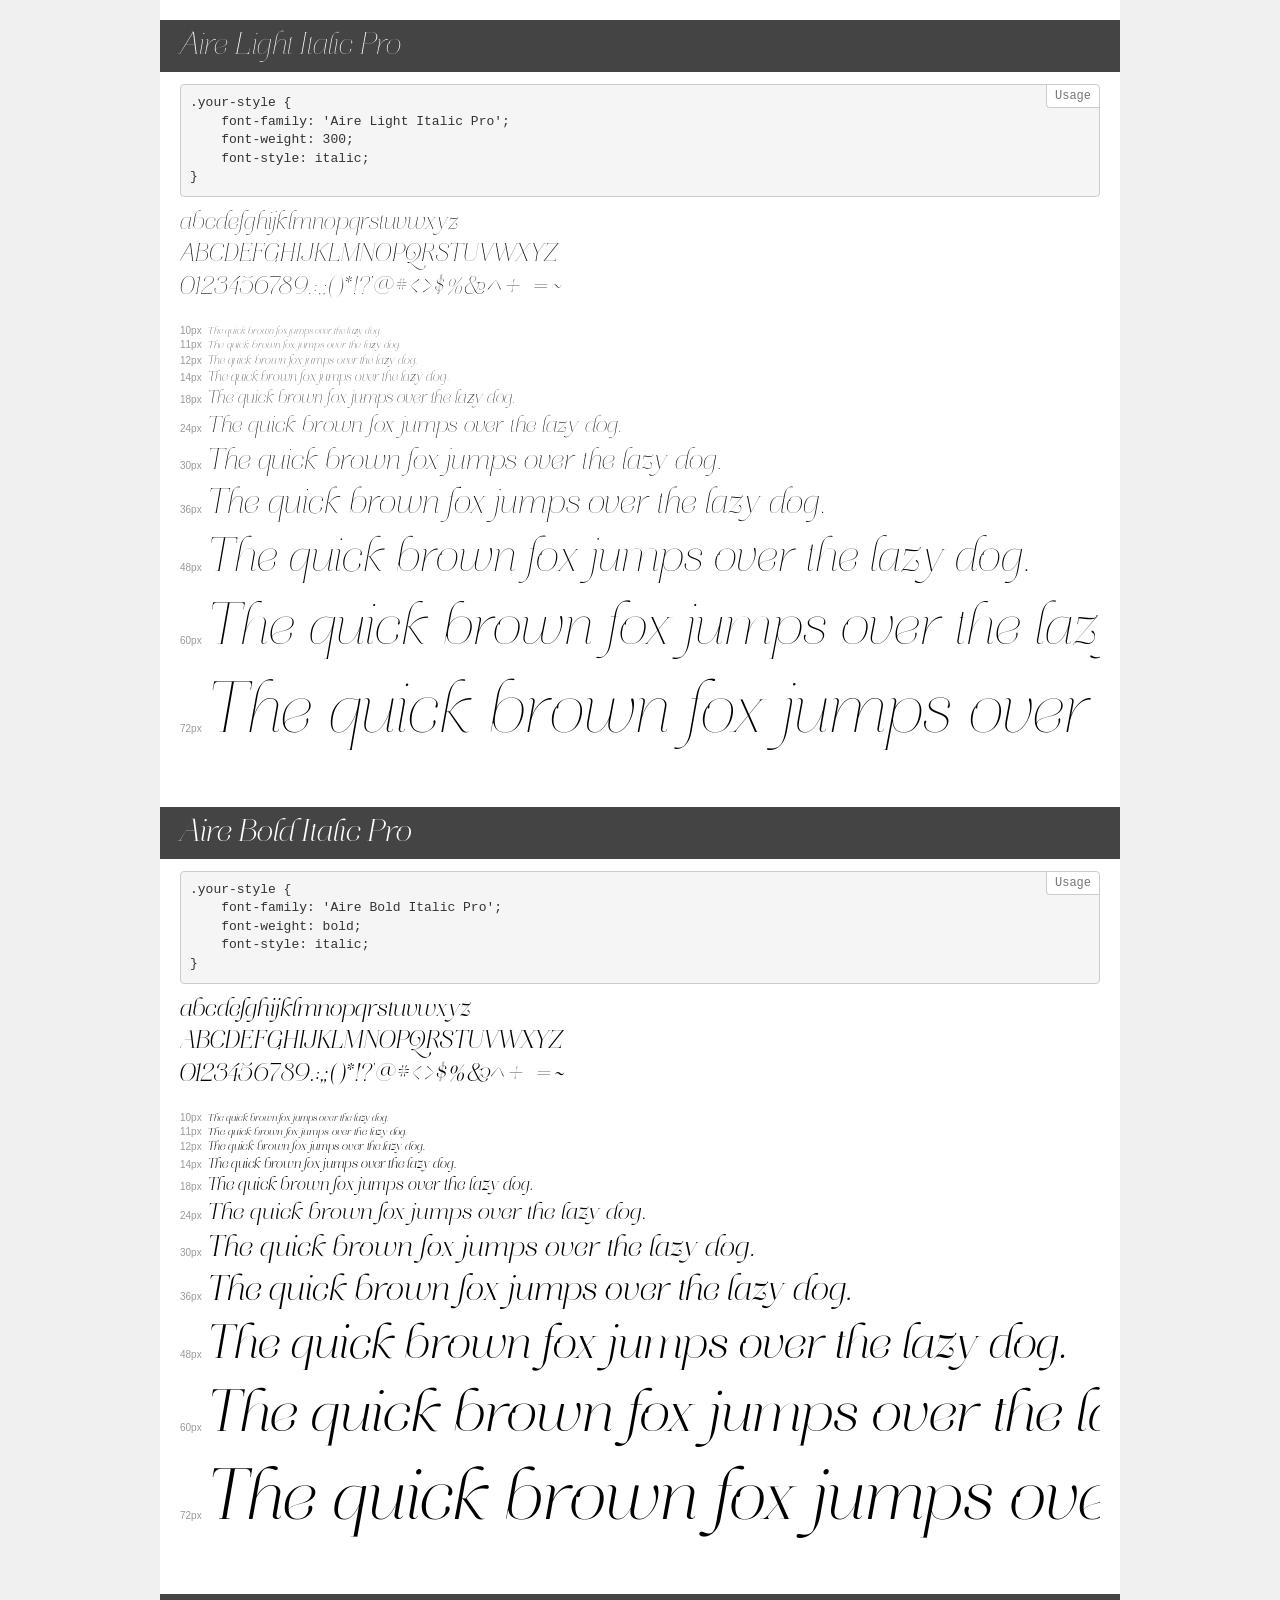
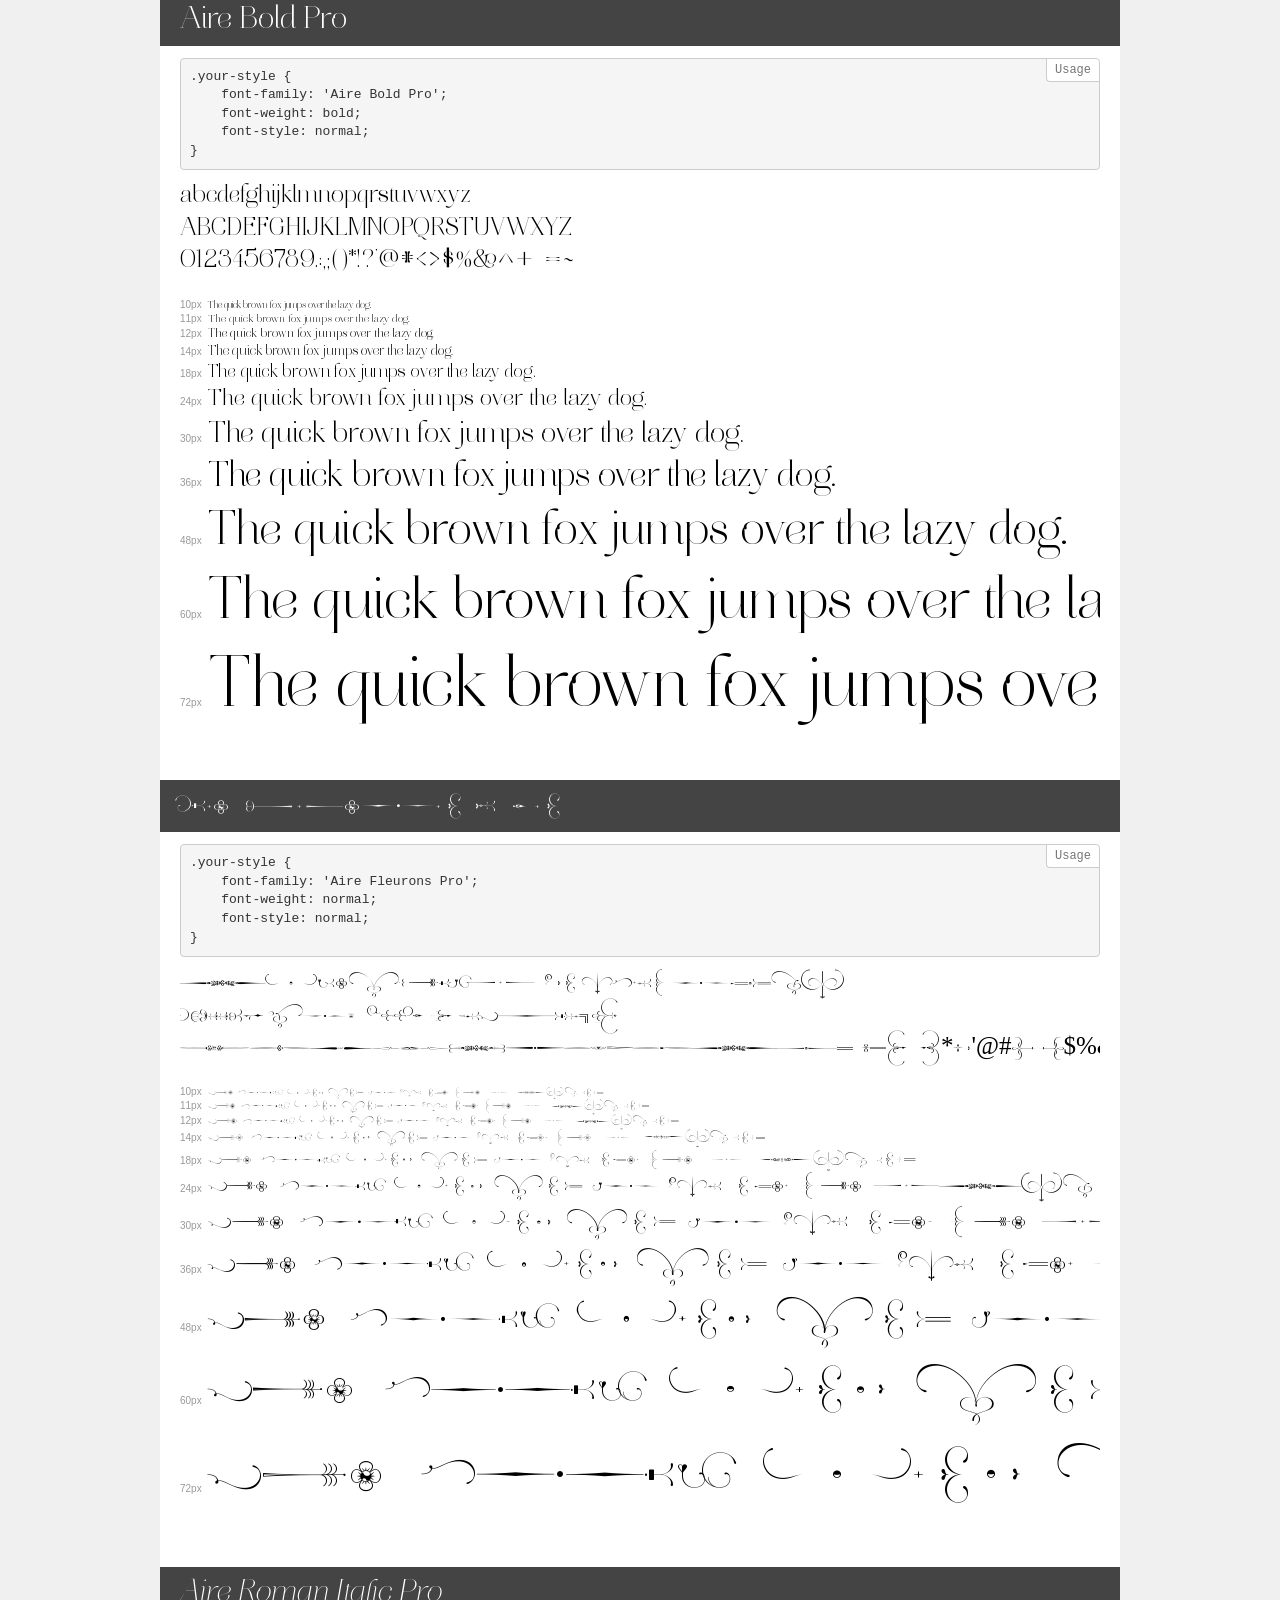
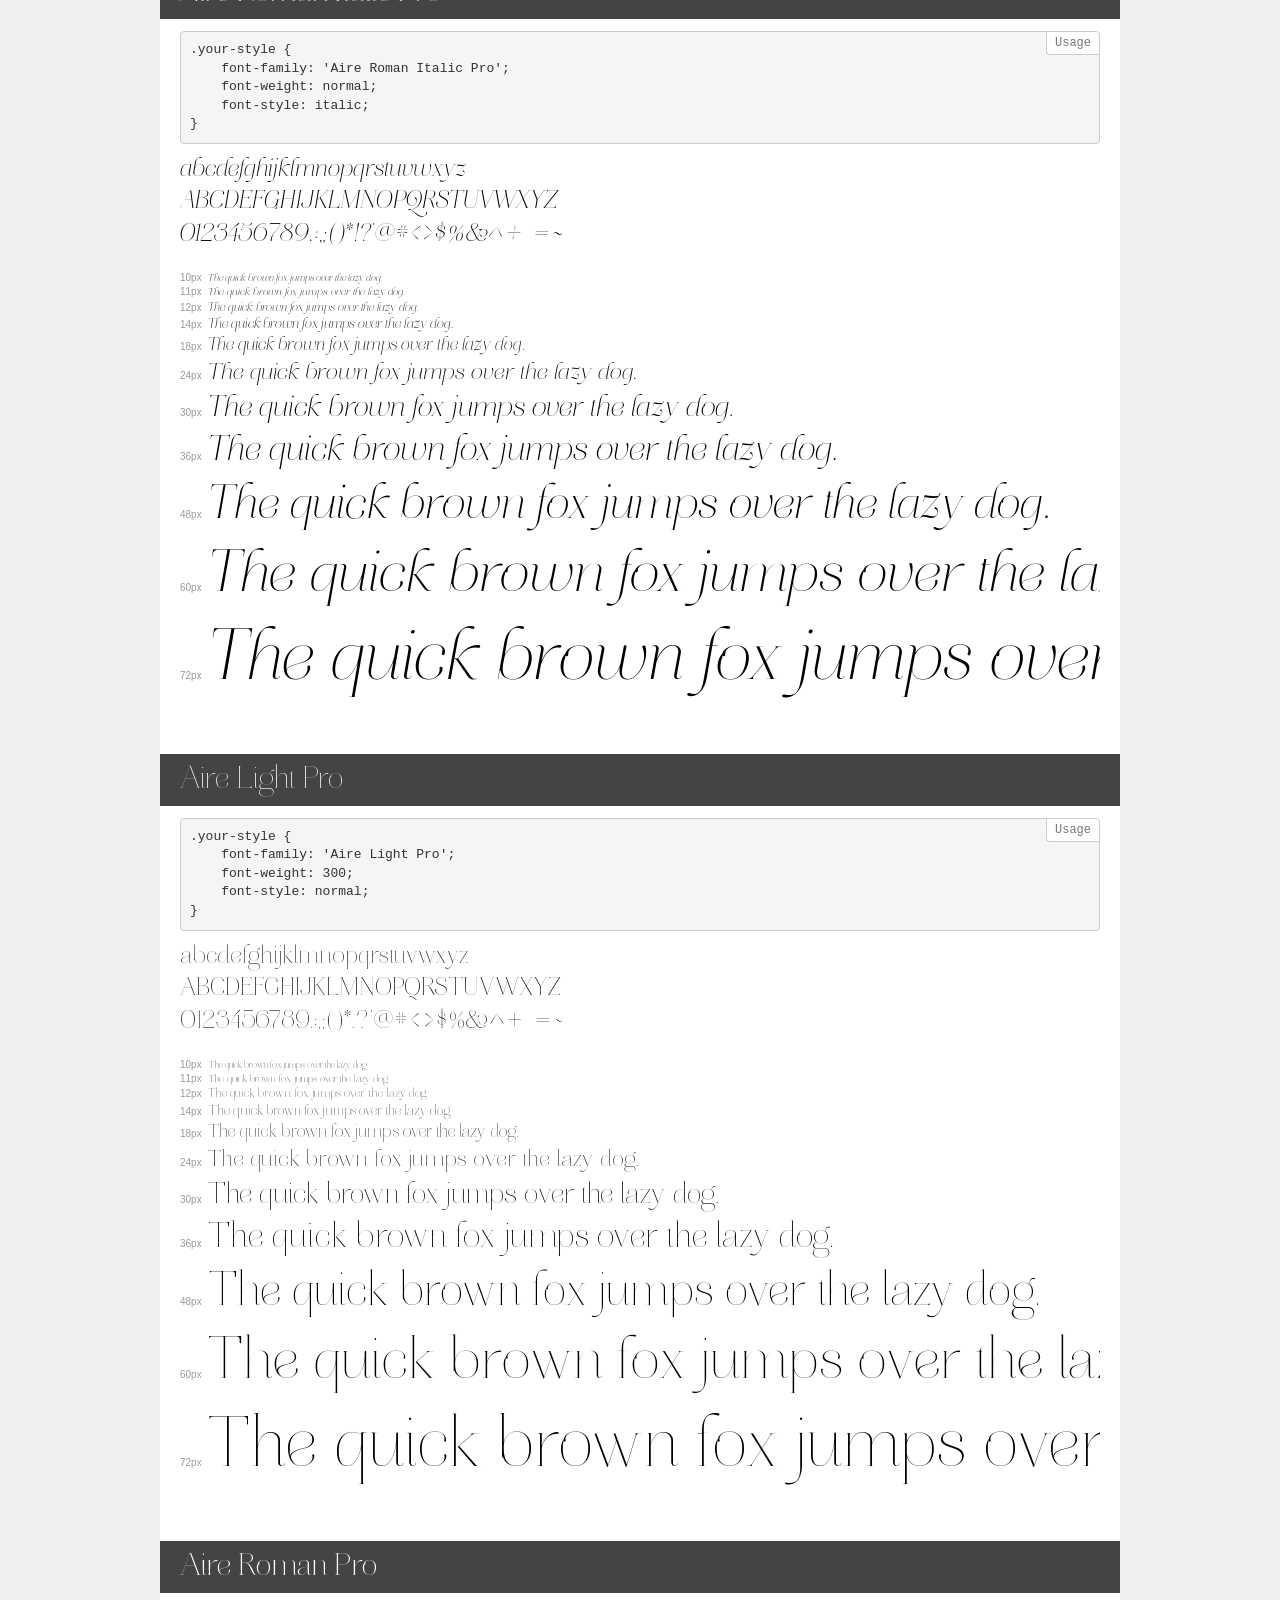
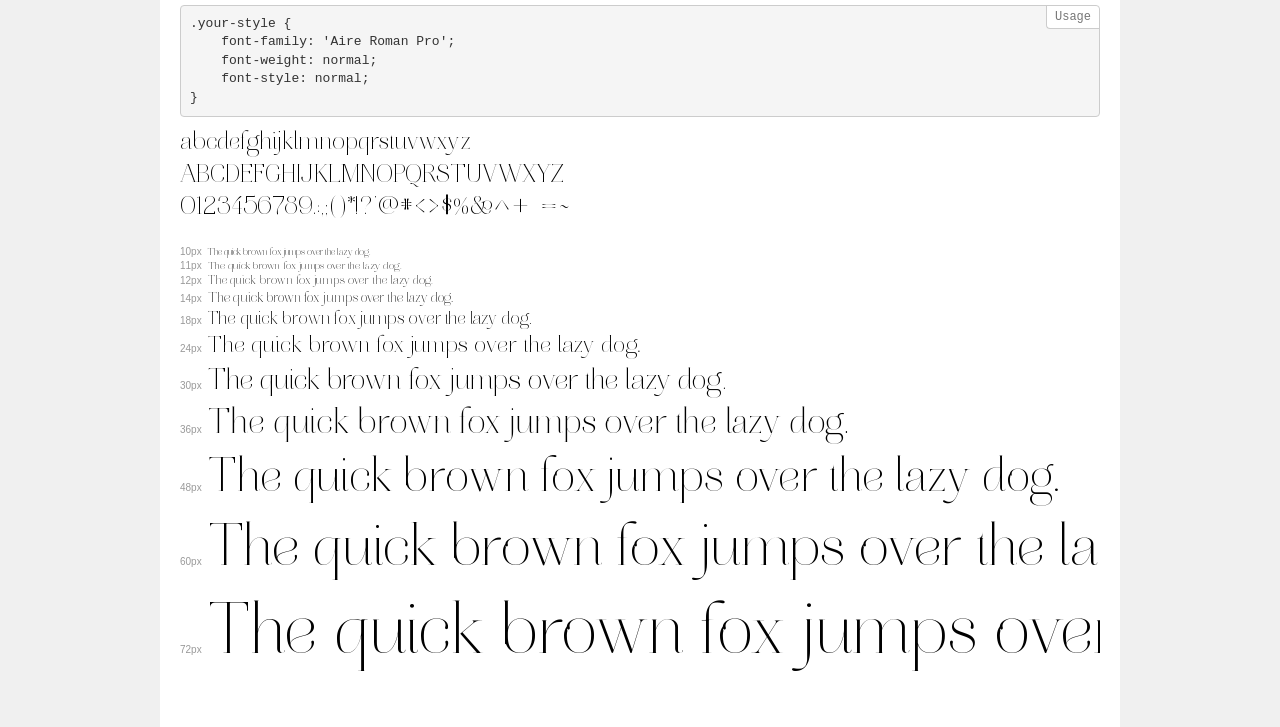
<file: assets/Aire Roman Std/demo.html>
<!DOCTYPE html>
<html lang="en">
<head>
    <meta charset="utf-8">
    <meta http-equiv="X-UA-Compatible" content="IE=edge">
    <meta name="viewport" content="width=device-width, initial-scale=1">
    <meta name="robots" content="noindex, noarchive">
    <meta name="format-detection" content="telephone=no">
    <title>Transfonter demo</title>
    <link href="stylesheet.css" rel="stylesheet">
    <style>
        /*
        http://meyerweb.com/eric/tools/css/reset/
        v2.0 | 20110126
        License: none (public domain)
        */
        html, body, div, span, applet, object, iframe,
        h1, h2, h3, h4, h5, h6, p, blockquote, pre,
        a, abbr, acronym, address, big, cite, code,
        del, dfn, em, img, ins, kbd, q, s, samp,
        small, strike, strong, sub, sup, tt, var,
        b, u, i, center,
        dl, dt, dd, ol, ul, li,
        fieldset, form, label, legend,
        table, caption, tbody, tfoot, thead, tr, th, td,
        article, aside, canvas, details, embed,
        figure, figcaption, footer, header, hgroup,
        menu, nav, output, ruby, section, summary,
        time, mark, audio, video {
            margin: 0;
            padding: 0;
            border: 0;
            font-size: 100%;
            font: inherit;
            vertical-align: baseline;
        }
        /* HTML5 display-role reset for older browsers */
        article, aside, details, figcaption, figure,
        footer, header, hgroup, menu, nav, section {
            display: block;
        }
        body {
            line-height: 1;
        }
        ol, ul {
            list-style: none;
        }
        blockquote, q {
            quotes: none;
        }
        blockquote:before, blockquote:after,
        q:before, q:after {
            content: '';
            content: none;
        }
        table {
            border-collapse: collapse;
            border-spacing: 0;
        }
        /* demo styles */
        body {
            background: #f0f0f0;
            color: #000;
        }
        .page {
            background: #fff;
            width: 920px;
            margin: 0 auto;
            padding: 20px 20px 0 20px;
            overflow: hidden;
        }
        .font-container {
            overflow-x: auto;
            overflow-y: hidden;
            margin-bottom: 40px;
            line-height: 1.3;
            white-space: nowrap;
            padding-bottom: 5px;
        }
        h1 {
            position: relative;
            background: #444;
            font-size: 32px;
            color: #fff;
            padding: 10px 20px;
            margin: 0 -20px 12px -20px;
        }
        .letters {
            font-size: 25px;
            margin-bottom: 20px;
        }
        .s10:before {
            content: '10px';
        }
        .s11:before {
            content: '11px';
        }
        .s12:before {
            content: '12px';
        }
        .s14:before {
            content: '14px';
        }
        .s18:before {
            content: '18px';
        }
        .s24:before {
            content: '24px';
        }
        .s30:before {
            content: '30px';
        }
        .s36:before {
            content: '36px';
        }
        .s48:before {
            content: '48px';
        }
        .s60:before {
            content: '60px';
        }
        .s72:before {
            content: '72px';
        }
        .s10:before, .s11:before, .s12:before, .s14:before,
        .s18:before, .s24:before, .s30:before, .s36:before,
        .s48:before, .s60:before, .s72:before {
            font-family: Arial, sans-serif;
            font-size: 10px;
            font-weight: normal;
            font-style: normal;
            color: #999;
            padding-right: 6px;
        }
        pre {
            display: block;
            position: relative;
            padding: 9px;
            margin: 0 0 10px;
            font-family: Monaco, Menlo, Consolas, "Courier New", monospace;
            font-size: 13px;
            line-height: 1.428571429;
            color: #333;
            font-weight: normal;
            font-style: normal;
            background-color: #f5f5f5;
            border: 1px solid #ccc;
            overflow-x: auto;
            border-radius: 4px;
        }
        pre:after {
            display: block;
            position: absolute;
            right: 0;
            top: 0;
            content: 'Usage';
            line-height: 1;
            padding: 5px 8px;
            font-size: 12px;
            color: #767676;
            background-color: #fff;
            border: 1px solid #ccc;
            border-right: none;
            border-top: none;
            border-radius: 0 4px 0 4px;
            z-index: 10;
        }
        /* responsive */
        @media (max-width: 959px) {
            .page {
                width: auto;
                margin: 0;
            }
        }
    </style>
</head>
<body>
<div class="page">
    <div class="demo">
        <h1 style="font-family: 'Aire Light Italic Pro'; font-weight: 300; font-style: italic;">Aire Light Italic Pro</h1>
        <pre>.your-style {
    font-family: 'Aire Light Italic Pro';
    font-weight: 300;
    font-style: italic;
}</pre>
        <div class="font-container" style="font-family: 'Aire Light Italic Pro'; font-weight: 300; font-style: italic;">
            <p class="letters">
                abcdefghijklmnopqrstuvwxyz<br>
ABCDEFGHIJKLMNOPQRSTUVWXYZ<br>
                0123456789.:,;()*!?'@#<>$%&^+-=~
            </p>
            <p class="s10" style="font-size: 10px;">The quick brown fox jumps over the lazy dog.</p>
            <p class="s11" style="font-size: 11px;">The quick brown fox jumps over the lazy dog.</p>
            <p class="s12" style="font-size: 12px;">The quick brown fox jumps over the lazy dog.</p>
            <p class="s14" style="font-size: 14px;">The quick brown fox jumps over the lazy dog.</p>
            <p class="s18" style="font-size: 18px;">The quick brown fox jumps over the lazy dog.</p>
            <p class="s24" style="font-size: 24px;">The quick brown fox jumps over the lazy dog.</p>
            <p class="s30" style="font-size: 30px;">The quick brown fox jumps over the lazy dog.</p>
            <p class="s36" style="font-size: 36px;">The quick brown fox jumps over the lazy dog.</p>
            <p class="s48" style="font-size: 48px;">The quick brown fox jumps over the lazy dog.</p>
            <p class="s60" style="font-size: 60px;">The quick brown fox jumps over the lazy dog.</p>
            <p class="s72" style="font-size: 72px;">The quick brown fox jumps over the lazy dog.</p>
        </div>
    </div>
    <div class="demo">
        <h1 style="font-family: 'Aire Bold Italic Pro'; font-weight: bold; font-style: italic;">Aire Bold Italic Pro</h1>
        <pre>.your-style {
    font-family: 'Aire Bold Italic Pro';
    font-weight: bold;
    font-style: italic;
}</pre>
        <div class="font-container" style="font-family: 'Aire Bold Italic Pro'; font-weight: bold; font-style: italic;">
            <p class="letters">
                abcdefghijklmnopqrstuvwxyz<br>
ABCDEFGHIJKLMNOPQRSTUVWXYZ<br>
                0123456789.:,;()*!?'@#<>$%&^+-=~
            </p>
            <p class="s10" style="font-size: 10px;">The quick brown fox jumps over the lazy dog.</p>
            <p class="s11" style="font-size: 11px;">The quick brown fox jumps over the lazy dog.</p>
            <p class="s12" style="font-size: 12px;">The quick brown fox jumps over the lazy dog.</p>
            <p class="s14" style="font-size: 14px;">The quick brown fox jumps over the lazy dog.</p>
            <p class="s18" style="font-size: 18px;">The quick brown fox jumps over the lazy dog.</p>
            <p class="s24" style="font-size: 24px;">The quick brown fox jumps over the lazy dog.</p>
            <p class="s30" style="font-size: 30px;">The quick brown fox jumps over the lazy dog.</p>
            <p class="s36" style="font-size: 36px;">The quick brown fox jumps over the lazy dog.</p>
            <p class="s48" style="font-size: 48px;">The quick brown fox jumps over the lazy dog.</p>
            <p class="s60" style="font-size: 60px;">The quick brown fox jumps over the lazy dog.</p>
            <p class="s72" style="font-size: 72px;">The quick brown fox jumps over the lazy dog.</p>
        </div>
    </div>
    <div class="demo">
        <h1 style="font-family: 'Aire Bold Pro'; font-weight: bold; font-style: normal;">Aire Bold Pro</h1>
        <pre>.your-style {
    font-family: 'Aire Bold Pro';
    font-weight: bold;
    font-style: normal;
}</pre>
        <div class="font-container" style="font-family: 'Aire Bold Pro'; font-weight: bold; font-style: normal;">
            <p class="letters">
                abcdefghijklmnopqrstuvwxyz<br>
ABCDEFGHIJKLMNOPQRSTUVWXYZ<br>
                0123456789.:,;()*!?'@#<>$%&^+-=~
            </p>
            <p class="s10" style="font-size: 10px;">The quick brown fox jumps over the lazy dog.</p>
            <p class="s11" style="font-size: 11px;">The quick brown fox jumps over the lazy dog.</p>
            <p class="s12" style="font-size: 12px;">The quick brown fox jumps over the lazy dog.</p>
            <p class="s14" style="font-size: 14px;">The quick brown fox jumps over the lazy dog.</p>
            <p class="s18" style="font-size: 18px;">The quick brown fox jumps over the lazy dog.</p>
            <p class="s24" style="font-size: 24px;">The quick brown fox jumps over the lazy dog.</p>
            <p class="s30" style="font-size: 30px;">The quick brown fox jumps over the lazy dog.</p>
            <p class="s36" style="font-size: 36px;">The quick brown fox jumps over the lazy dog.</p>
            <p class="s48" style="font-size: 48px;">The quick brown fox jumps over the lazy dog.</p>
            <p class="s60" style="font-size: 60px;">The quick brown fox jumps over the lazy dog.</p>
            <p class="s72" style="font-size: 72px;">The quick brown fox jumps over the lazy dog.</p>
        </div>
    </div>
    <div class="demo">
        <h1 style="font-family: 'Aire Fleurons Pro'; font-weight: normal; font-style: normal;">Aire Fleurons Pro</h1>
        <pre>.your-style {
    font-family: 'Aire Fleurons Pro';
    font-weight: normal;
    font-style: normal;
}</pre>
        <div class="font-container" style="font-family: 'Aire Fleurons Pro'; font-weight: normal; font-style: normal;">
            <p class="letters">
                abcdefghijklmnopqrstuvwxyz<br>
ABCDEFGHIJKLMNOPQRSTUVWXYZ<br>
                0123456789.:,;()*!?'@#<>$%&^+-=~
            </p>
            <p class="s10" style="font-size: 10px;">The quick brown fox jumps over the lazy dog.</p>
            <p class="s11" style="font-size: 11px;">The quick brown fox jumps over the lazy dog.</p>
            <p class="s12" style="font-size: 12px;">The quick brown fox jumps over the lazy dog.</p>
            <p class="s14" style="font-size: 14px;">The quick brown fox jumps over the lazy dog.</p>
            <p class="s18" style="font-size: 18px;">The quick brown fox jumps over the lazy dog.</p>
            <p class="s24" style="font-size: 24px;">The quick brown fox jumps over the lazy dog.</p>
            <p class="s30" style="font-size: 30px;">The quick brown fox jumps over the lazy dog.</p>
            <p class="s36" style="font-size: 36px;">The quick brown fox jumps over the lazy dog.</p>
            <p class="s48" style="font-size: 48px;">The quick brown fox jumps over the lazy dog.</p>
            <p class="s60" style="font-size: 60px;">The quick brown fox jumps over the lazy dog.</p>
            <p class="s72" style="font-size: 72px;">The quick brown fox jumps over the lazy dog.</p>
        </div>
    </div>
    <div class="demo">
        <h1 style="font-family: 'Aire Roman Italic Pro'; font-weight: normal; font-style: italic;">Aire Roman Italic Pro</h1>
        <pre>.your-style {
    font-family: 'Aire Roman Italic Pro';
    font-weight: normal;
    font-style: italic;
}</pre>
        <div class="font-container" style="font-family: 'Aire Roman Italic Pro'; font-weight: normal; font-style: italic;">
            <p class="letters">
                abcdefghijklmnopqrstuvwxyz<br>
ABCDEFGHIJKLMNOPQRSTUVWXYZ<br>
                0123456789.:,;()*!?'@#<>$%&^+-=~
            </p>
            <p class="s10" style="font-size: 10px;">The quick brown fox jumps over the lazy dog.</p>
            <p class="s11" style="font-size: 11px;">The quick brown fox jumps over the lazy dog.</p>
            <p class="s12" style="font-size: 12px;">The quick brown fox jumps over the lazy dog.</p>
            <p class="s14" style="font-size: 14px;">The quick brown fox jumps over the lazy dog.</p>
            <p class="s18" style="font-size: 18px;">The quick brown fox jumps over the lazy dog.</p>
            <p class="s24" style="font-size: 24px;">The quick brown fox jumps over the lazy dog.</p>
            <p class="s30" style="font-size: 30px;">The quick brown fox jumps over the lazy dog.</p>
            <p class="s36" style="font-size: 36px;">The quick brown fox jumps over the lazy dog.</p>
            <p class="s48" style="font-size: 48px;">The quick brown fox jumps over the lazy dog.</p>
            <p class="s60" style="font-size: 60px;">The quick brown fox jumps over the lazy dog.</p>
            <p class="s72" style="font-size: 72px;">The quick brown fox jumps over the lazy dog.</p>
        </div>
    </div>
    <div class="demo">
        <h1 style="font-family: 'Aire Light Pro'; font-weight: 300; font-style: normal;">Aire Light Pro</h1>
        <pre>.your-style {
    font-family: 'Aire Light Pro';
    font-weight: 300;
    font-style: normal;
}</pre>
        <div class="font-container" style="font-family: 'Aire Light Pro'; font-weight: 300; font-style: normal;">
            <p class="letters">
                abcdefghijklmnopqrstuvwxyz<br>
ABCDEFGHIJKLMNOPQRSTUVWXYZ<br>
                0123456789.:,;()*!?'@#<>$%&^+-=~
            </p>
            <p class="s10" style="font-size: 10px;">The quick brown fox jumps over the lazy dog.</p>
            <p class="s11" style="font-size: 11px;">The quick brown fox jumps over the lazy dog.</p>
            <p class="s12" style="font-size: 12px;">The quick brown fox jumps over the lazy dog.</p>
            <p class="s14" style="font-size: 14px;">The quick brown fox jumps over the lazy dog.</p>
            <p class="s18" style="font-size: 18px;">The quick brown fox jumps over the lazy dog.</p>
            <p class="s24" style="font-size: 24px;">The quick brown fox jumps over the lazy dog.</p>
            <p class="s30" style="font-size: 30px;">The quick brown fox jumps over the lazy dog.</p>
            <p class="s36" style="font-size: 36px;">The quick brown fox jumps over the lazy dog.</p>
            <p class="s48" style="font-size: 48px;">The quick brown fox jumps over the lazy dog.</p>
            <p class="s60" style="font-size: 60px;">The quick brown fox jumps over the lazy dog.</p>
            <p class="s72" style="font-size: 72px;">The quick brown fox jumps over the lazy dog.</p>
        </div>
    </div>
    <div class="demo">
        <h1 style="font-family: 'Aire Roman Pro'; font-weight: normal; font-style: normal;">Aire Roman Pro</h1>
        <pre>.your-style {
    font-family: 'Aire Roman Pro';
    font-weight: normal;
    font-style: normal;
}</pre>
        <div class="font-container" style="font-family: 'Aire Roman Pro'; font-weight: normal; font-style: normal;">
            <p class="letters">
                abcdefghijklmnopqrstuvwxyz<br>
ABCDEFGHIJKLMNOPQRSTUVWXYZ<br>
                0123456789.:,;()*!?'@#<>$%&^+-=~
            </p>
            <p class="s10" style="font-size: 10px;">The quick brown fox jumps over the lazy dog.</p>
            <p class="s11" style="font-size: 11px;">The quick brown fox jumps over the lazy dog.</p>
            <p class="s12" style="font-size: 12px;">The quick brown fox jumps over the lazy dog.</p>
            <p class="s14" style="font-size: 14px;">The quick brown fox jumps over the lazy dog.</p>
            <p class="s18" style="font-size: 18px;">The quick brown fox jumps over the lazy dog.</p>
            <p class="s24" style="font-size: 24px;">The quick brown fox jumps over the lazy dog.</p>
            <p class="s30" style="font-size: 30px;">The quick brown fox jumps over the lazy dog.</p>
            <p class="s36" style="font-size: 36px;">The quick brown fox jumps over the lazy dog.</p>
            <p class="s48" style="font-size: 48px;">The quick brown fox jumps over the lazy dog.</p>
            <p class="s60" style="font-size: 60px;">The quick brown fox jumps over the lazy dog.</p>
            <p class="s72" style="font-size: 72px;">The quick brown fox jumps over the lazy dog.</p>
        </div>
    </div>
</div>
</body>
</html>
</file>
<file: assets/Aire Roman Std/stylesheet.css>
@font-face {
    font-family: 'Aire Light Italic Pro';
    src: url('AireLightItalicPro.eot');
    src: local('Aire Light Italic Pro'), local('AireLightItalicPro'),
        url('AireLightItalicPro.eot?#iefix') format('embedded-opentype'),
        url('AireLightItalicPro.woff2') format('woff2'),
        url('AireLightItalicPro.woff') format('woff'),
        url('AireLightItalicPro.ttf') format('truetype');
    font-weight: 300;
    font-style: italic;
}

@font-face {
    font-family: 'Aire Bold Italic Pro';
    src: url('AireBoldItalicPro.eot');
    src: local('Aire Bold Italic Pro'), local('AireBoldItalicPro'),
        url('AireBoldItalicPro.eot?#iefix') format('embedded-opentype'),
        url('AireBoldItalicPro.woff2') format('woff2'),
        url('AireBoldItalicPro.woff') format('woff'),
        url('AireBoldItalicPro.ttf') format('truetype');
    font-weight: bold;
    font-style: italic;
}

@font-face {
    font-family: 'Aire Bold Pro';
    src: url('AireBoldPro.eot');
    src: local('Aire Bold Pro'), local('AireBoldPro'),
        url('AireBoldPro.eot?#iefix') format('embedded-opentype'),
        url('AireBoldPro.woff2') format('woff2'),
        url('AireBoldPro.woff') format('woff'),
        url('AireBoldPro.ttf') format('truetype');
    font-weight: bold;
    font-style: normal;
}

@font-face {
    font-family: 'Aire Fleurons Pro';
    src: url('AireFleuronsPro.eot');
    src: local('Aire Fleurons Pro'), local('AireFleuronsPro'),
        url('AireFleuronsPro.eot?#iefix') format('embedded-opentype'),
        url('AireFleuronsPro.woff2') format('woff2'),
        url('AireFleuronsPro.woff') format('woff'),
        url('AireFleuronsPro.ttf') format('truetype');
    font-weight: normal;
    font-style: normal;
}

@font-face {
    font-family: 'Aire Roman Italic Pro';
    src: url('AireRomanItalicPro.eot');
    src: local('Aire Roman Italic Pro'), local('AireRomanItalicPro'),
        url('AireRomanItalicPro.eot?#iefix') format('embedded-opentype'),
        url('AireRomanItalicPro.woff2') format('woff2'),
        url('AireRomanItalicPro.woff') format('woff'),
        url('AireRomanItalicPro.ttf') format('truetype');
    font-weight: normal;
    font-style: italic;
}

@font-face {
    font-family: 'Aire Light Pro';
    src: url('AireLightPro.eot');
    src: local('Aire Light Pro'), local('AireLightPro'),
        url('AireLightPro.eot?#iefix') format('embedded-opentype'),
        url('AireLightPro.woff2') format('woff2'),
        url('AireLightPro.woff') format('woff'),
        url('AireLightPro.ttf') format('truetype');
    font-weight: 300;
    font-style: normal;
}

@font-face {
    font-family: 'Aire Roman Pro';
    src: url('AireRomanPro.eot');
    src: local('Aire Roman Pro'), local('AireRomanPro'),
        url('AireRomanPro.eot?#iefix') format('embedded-opentype'),
        url('AireRomanPro.woff2') format('woff2'),
        url('AireRomanPro.woff') format('woff'),
        url('AireRomanPro.ttf') format('truetype');
    font-weight: normal;
    font-style: normal;
}
</file>
